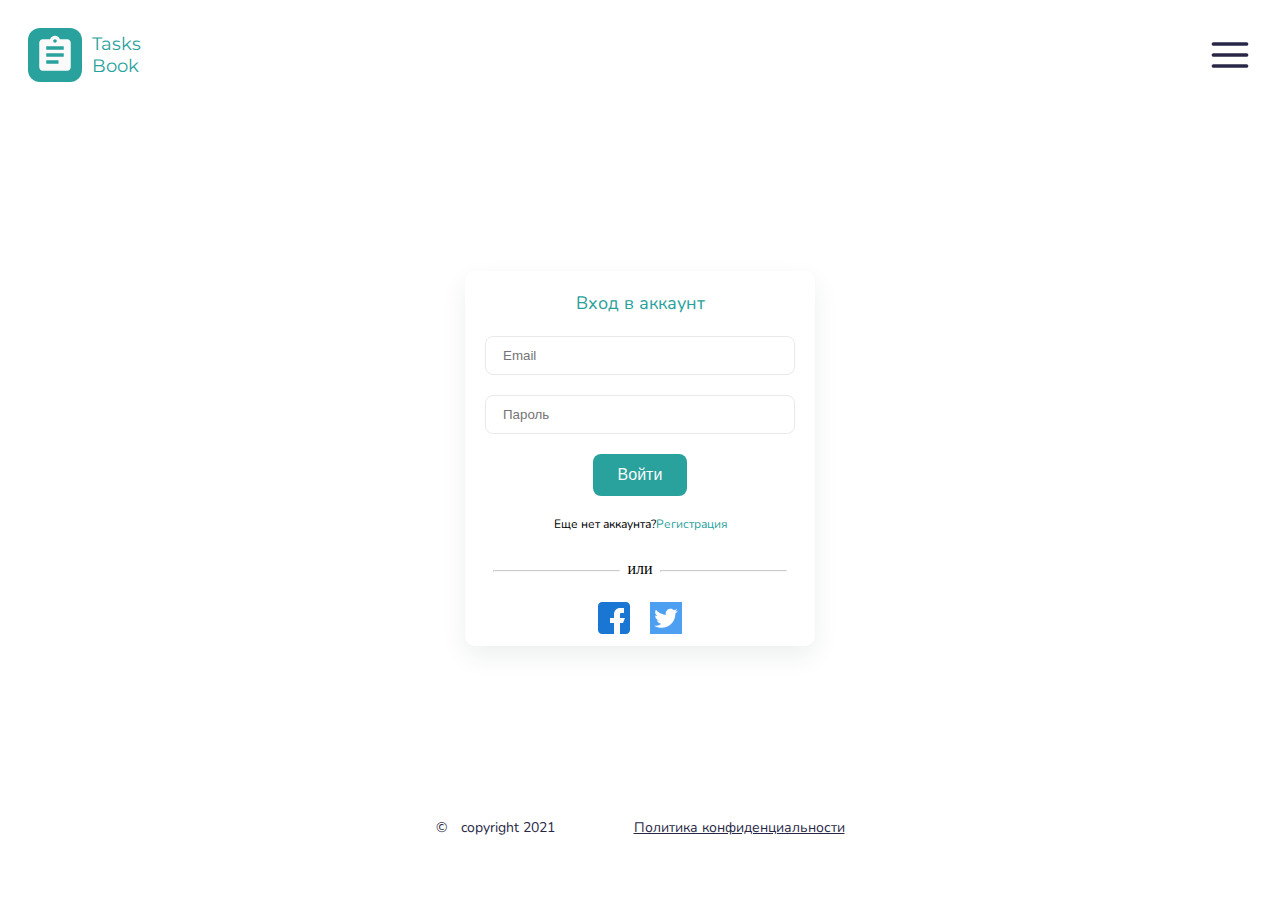
<file: index.html>
<!DOCTYPE html>
<html lang="en">

<head>
    <meta charset="UTF-8">
    <meta http-equiv="X-UA-Compatible" content="IE=edge">
    <meta name="viewport" content="width=device-width, initial-scale=1.0">
    <title>Document</title>
    <link rel="preconnect" href="https://fonts.googleapis.com">
    <link rel="preconnect" href="https://fonts.gstatic.com" crossorigin>
    <link
        href="https://fonts.googleapis.com/css2?family=Montserrat:wght@400;600&family=Nunito:wght@400;600&family=Roboto&display=swap"
        rel="stylesheet">
    <link href="../css/style.css" rel="stylesheet">
</head>

<body>

    <header>
        <div class="left_header">

            <img id="logo" src="../images/logo.svg" alt="logo">
            <p class="p_left_header">Tasks Book</p>
        </div>
        <img id="menu" src="../images/menu.svg" alt="menu">

    </header>

    <section class="center">
        <div class="card">
            <form id="login">
                <div class="text_container">
                    <p class="text-center">Вход в аккаунт</p>
                </div>
                <div class="form-group">
                    <input class="form-control item" type="email" name="email" id="email" placeholder="Email" required>
                </div>
                <div class="form-group">
                    <input class="form-control item" type="password" name="Пароль" minlength="6" id="password"
                        placeholder="Пароль" required>
                </div>

                <div class="form-group1">
                    <button class="btn btn-primary btn-block create-account" type="submit">Войти</button>
                </div>

                <div class="registration">
                    <p></p>Еще нет аккаунта? </p><a href="signup.html" id="regist"> Регистрация</a>
                </div>
                <div class="separation">
                    <hr class="hr">
                    <p class="separation_p">или</p>
                    <hr class="hr">
                </div>
                <div class="social_network">
                    <div class="network">
                        <a href="#"> <img class="img_network" src="../images/facebook 1.svg"></a>
                        <a href="#"> <img class="img_network" src="../images/Group.svg"></a>
                    </div>
                </div>
            </form>


        </div>
    </section>

    <footer>
        <div class="footer">
            <p> <span class="copy"> &copy;</span> copyright 2021</p>
            <p class=""><a href="#" class="confidentiality">Политика конфиденциальности</a></p>
        </div>
    </footer>


    <script src="../js/registration.js"></script>
    <script src="../js/script.js"></script>

</body>

</html>
</file>
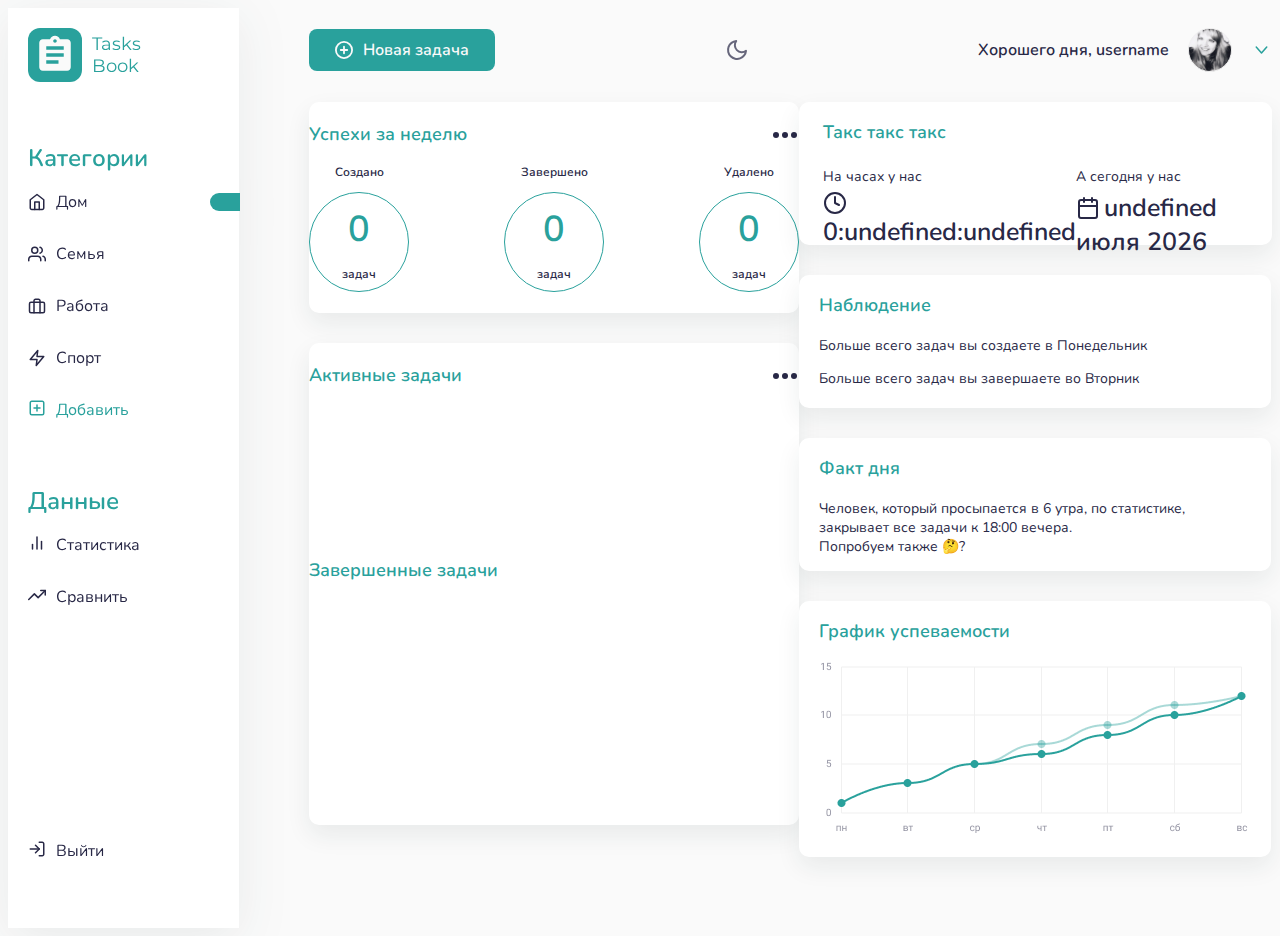
<file: docs/mainPage.html>
<!DOCTYPE html>
<html lang="en">

<head>
    <meta charset="UTF-8">
    <meta http-equiv="X-UA-Compatible" content="IE=edge">
    <meta name="viewport" content="width=device-width, initial-scale=1.0">
    <title>Document</title>
    <link rel="preconnect" href="https://fonts.googleapis.com">
    <link rel="preconnect" href="https://fonts.gstatic.com" crossorigin>
    <link
        href="https://fonts.googleapis.com/css2?family=Montserrat:wght@400;600&family=Nunito:wght@400;600&family=Roboto&display=swap"
        rel="stylesheet">
    <link href="../css/mainPage.css" rel="stylesheet">
    <link href="../css/book.css" rel="stylesheet">
</head>

<body>

    <section class="menu addClass">
        <div class="menuNext ">
            <div class="left_header">

                <img id="logo" src="../images/logo.svg" alt="logo">
                <p class="p_left_header">Tasks Book</p>
            </div>

            <div class="categories">
                <h1 class="h1">Категории</h1>
                <div class="subcategory" data-container="1">
                    <img class="ico imgMoon" src="../images/home.svg" alt="home">
                    <div class="pAdd mark">Дом</div>
                    <p style="display: block;" class="illumination"></p>
                </div>

                <div class="subcategory" data-container="2">
                    <img class="ico imgMoon" src="../images/users.svg" alt="users">
                    <div class="pAdd mark"> Семья</div>
                    <p class="illumination"></p>
                </div>

                <div class="subcategory" data-container="3">
                    <img class="ico imgMoon" src="../images/briefcase.svg" alt="briefcase">
                    <div class="pAdd mark"> Работа </div>
                    <p class="illumination"></p>
                </div>

                <div class="subcategory" data-container="4">
                    <img class="ico imgMoon" src="../images/zap.svg" alt="zap">
                    <div class="pAdd mark">Спорт </div>

                    <p class="illumination"></p>
                </div>
                <div class="inputCategoryDiv"></div>
                <input type="text" placeholder="добавьте задачу" class="inputCategory">
                <input type="text" placeholder="удалить" class="inputCategoryDel">

                <div class="addition">
                    <img class="ico1 " src="../images/plus-square.svg" alt="plus-square">
                    <div class="addTasks">Добавить</div>

                </div>
            </div>

            <div class="data">
                <h1 class="h_1 ">Данные</h1>

                <div class="data1 data2">
                    <img class="ico2 imgMoon" src="../images/bar-chart-2.svg" alt="bar-chart-2">
                    <div class=" pAdd">Статистика</div>

                </div>

                <div class="data1">
                    <img class="ico2 imgMoon" src="../images/trending-up.svg" alt="trending-up">
                    <div class=" pAdd">Сравнить</div>

                </div>
            </div>

            <div class="exid">

                <div class="exid_menu addOutput">
                    <img class="ico3 imgMoon" src="../images/user.svg" alt="user">
                    <a href="userAccount.html" class="exidHover pAdd" id="exidHover">Личный кабинет</a>
                </div>

                <div class="exid_menu addOutput">
                    <img class="ico3 imgMoon" src="../images/moon.svg" alt="moon">
                    <div class="exidHover pAdd dark">Темный режим</div>
                </div>

                <div class="exid_menu addOutput">
                    <img class="ico3 imgMoon" src="../images/settings.svg" alt="settings">
                    <div class="exidHover pAdd">Настройки</div>
                </div>

                <div class="exid_menu star addOutput">
                    <img class="ico3" src="../images/star.svg" alt="star">
                    <div class="exidHover">Премиум</div>
                </div>


                <div class="exid_menu" id="output">
                    <img class="ico3 imgMoon" src="../images/log-in.svg" alt="log-in">
                    <div class="exidHover pAdd" id="exitButton">Выйти</div>
                </div>
            </div>
        </div>
    </section>


    <section class="mainUnit">
        <header class=" addClass">
            <div class="newTask ">
                <img class="cross " src="../images/Group 1.svg" alt="Group 1">
                <p class="crossP">Новая задача</p>
            </div>
            <img class="Times_of_Day imgMoon imgMoonDay" src="../images/moon.svg" alt="moon">
            <div class="user">
                <p class="userName pAdd">Хорошего дня, username</p>
                <img class="userImg" src="../images/header__avatar.svg" alt="userImg">

                <img class="JackdawImg  imgMoon" src="../images/header__user-menu.svg" alt="userMenu">
            </div>
        </header>
        <div class="tasksMain">
            <div class="modal addClass ">
                <div class="modalTask">
                    <h1 class="modalH1">Добавить новую задачу</h1>
                    <select class="modalSelect" name="pac">
                        <option value="1" name="pac">Выбрать шаблон</option>
                    </select>
                </div>
                <div class="addModalTask">
                    <h2 class="addModalTaskH2 pAdd">Что нужно сделать?</h2>
                    <input type="text" placeholder="Приготовить ужин" id="addModalTaskInput" class="addModalTaskInput"
                        maxlength="30">
                </div>

                <div class="addModalTask addModalTaskDisplay">
                    <div class="addModalTaskСategory">
                        <h2 class="addModalTaskH2 pAdd">Категория</h2>
                        <select class="addModalTaskInput addModalTaskSelect">
                            <option value="1">Дом</option>
                            <option value="2">Семья</option>
                            <option value="3">Работа</option>
                            <option value="4">Спорт</option>

                        </select>
                    </div>
                    <div class="addModalTaskСategory">
                        <h2 class="addModalTaskH2 pAdd">Когда?</h2>
                        <input type="date" class="addModalTaskInput"> </input>
                    </div>
                    <div class="addModalTaskСategory">
                        <h2 class="addModalTaskH2 pAdd">Приоритет задачи</h2>
                        <select class="addModalTaskInput">
                            <option value="1">Выбрать</option>
                        </select>
                    </div>
                </div>

                <div class="addModalTaskButton">
                    <button class="Cancel">Отменить</button>
                    <button class="Save">Сохранить как шаблон</button>
                    <button class="Add">Добавить</button>
                </div>
            </div>


            <div class="tasks">
                <div class="successes addClass">
                    <div class="successestitleHeader">
                        <p class="successesTitle">Успехи за неделю</p>
                        <div class="ellipsis">
                            <p class="ellipsisSpan pAddEleps"></p>
                            <p class="ellipsisSpan pAddEleps"></p>
                            <p class="ellipsisSpan pAddEleps"></p>
                        </div>
                    </div>

                    <div class="taskBoard">
                        <div class="taskBoard_1">
                            <p class="taskBoardP pAdd">Создано</p>
                            <div class="rangeOfTasks addClass">
                                <div class="meaning"></div> <span class="meaning" id="Created">0</span>
                                <p class="taskBoardP pAdd">задач</p>
                            </div>

                        </div>

                        <div class="taskBoard_1">
                            <p class="taskBoardP pAdd">Завершено</p>
                            <div class="rangeOfTasks addClass">
                                <div class="meaning"></div> <span class="meaning" id="Completed">0</span>
                                <p class="taskBoardP pAdd">задач</p>
                            </div>

                        </div>

                        <div class="taskBoard_1">
                            <p class="taskBoardP pAdd">Удалено</p>
                            <div class="rangeOfTasks addClass">
                                <div class="meaning"></div> <span class="meaning" id="Removed">0</span>
                                <p class="taskBoardP pAdd">задач</p>
                            </div>

                        </div>
                    </div>
                </div>

                <div class="activeTasks addClass">
                    <div class="successestitleHeader">
                        <p class="successesTitle">Активные задачи</p>
                        <div class="ellipsis ">
                            <p class="ellipsisSpan pAddEleps"></p>
                            <p class="ellipsisSpan pAddEleps"></p>
                            <p class="ellipsisSpan pAddEleps"></p>
                        </div>
                    </div>
                    <div id="checkСontainer" data-table='2'>


                        <!--   <div class="checkСontainer">
                            <div class="check">
                                <input class="checkbox" type="checkbox">
                                <p class="checkP pAdd">Приготовить вкусный ужин</p>
                            </div>

                            <div class="removal">
                                <img src="../images/edit.svg" class="removalImg imgMoon" alt="edit">
                                <img src="../images/trash.svg" class="removalImg" alt="trash">
                            </div>
                        </div>

                           <div class="checkСontainer">
                            <div class="check">
                                <input class="checkbox" type="checkbox">
                                <p class="checkP pAdd">Приготовить вкусный ужин</p>
                            </div>

                            <div class="removal">
                                <img src="../images/edit.svg" class="removalImg imgMoon" alt="edit">
                                <img src="../images/trash.svg" class="removalImg" alt="trash">
                            </div>
                        </div>

                        <div class="checkСontainer">
                            <div class="check">
                                <input class="checkbox" type="checkbox">
                                <p class="checkP pAdd">Приготовить вкусный ужин</p>
                            </div>

                            <div class="removal">
                                <img src="../images/edit.svg" class="removalImg imgMoon" alt="edit">
                                <img src="../images/trash.svg" class="removalImg" alt="trash">
                            </div>
                        </div> -->
                    </div>
                    <div class="successestitleHeader">
                        <p class="successesTitle">Завершенные задачи</p>

                    </div>
                    <div class="checkСontainer1">
                        <!--  <div class="checkСontainer">
                            <div class="check">
                                <input class="checkbox" type="checkbox">
                                <p class="checkP pAdd">Приготовить вкусный ужин</p>
                            </div>

                            <div class="removal">
                                <img src="../images/edit.svg" class="removalImg imgMoon" alt="edit">
                                <img src="../images/trash.svg" class="removalImg" alt="trash">
                            </div>
                        </div>

                        <div class="checkСontainer">
                            <div class="check">
                                <input class="checkbox" type="checkbox">
                                <p class="checkP pAdd">Приготовить вкусный ужин</p>
                            </div>

                            <div class="removal">
                                <img src="../images/edit.svg" class="removalImg imgMoon" alt="edit">
                                <img src="../images/trash.svg" class="removalImg" alt="trash">
                            </div>
                        </div> -->
                    </div>
                </div>


            </div>
            <section class="infoSection">
                <div class="time addClass">
                    <p class="timeP">Такс такс такс</p>
                    <div class="timeData">
                        <div class="timeDataBlock">
                            <p class="timeDataP pAdd">На часах у нас</p>
                            <img src="../images/clock.svg" class="timeClock imgMoon" alt="clock">
                            <span class="timeSpan timeJS pAdd">12:30:43</span>
                        </div>
                        <div class="timeDataBlock">
                            <p class="timeDataP pAdd">А сегодня у нас</p>
                            <img src="../images/calendar.svg" class="timeClock imgMoon" alt="calendar">
                            <span class="timeSpan spanJS pAdd">5 апреля 2021</span>
                        </div>
                    </div>
                </div>

                <div class="containerObservation addClass">
                    <div class="observation">
                        <p class="observationP">Наблюдение</p>
                        <div class="observationText">
                            <p class="observationTextP pAdd">Больше всего задач вы создаете в Понедельник</p>
                            <p class="observationTextP pAdd">Больше всего задач вы завершаете во Вторник</p>
                        </div>

                    </div>
                </div>

                <div class="containerObservation addClass">
                    <div class="observation">
                        <p class="observationP">Факт дня</p>
                        <div class="observationText">
                            <p class="observationTextP pAdd">Человек, который просыпается в 6 утра, по статистике,
                                закрывает
                                все задачи к 18:00 вечера.<br>
                                Попробуем также 🤔?</p>

                        </div>

                    </div>
                </div>

                <div class="containerObservation addition addClass">
                    <div class="observation">
                        <p class="observationP">График успеваемости</p>

                        <img src="../images/Line chart.png" class="observationImg ">
                    </div>
                </div>
            </section>
        </div>

    </section>
    <div class="modalStyle"></div>
    <div id="modalWindows" class="addClass">
        <p class="modalWindowsP">Вы хотите выйти?</p>
        <div class="modalWindowsButton">
            <button class="modalWindowsButton1" id="yes">Да</button>
            <button class="modalWindowsButton1" id="no">Нет</button>
        </div>
    </div>


    <script src="../js/timeData.js"></script>
    <script src="../js/mainPage.js"></script>
    <script src="../js/addMainPage.js"></script>

</body>

</html>
</file>
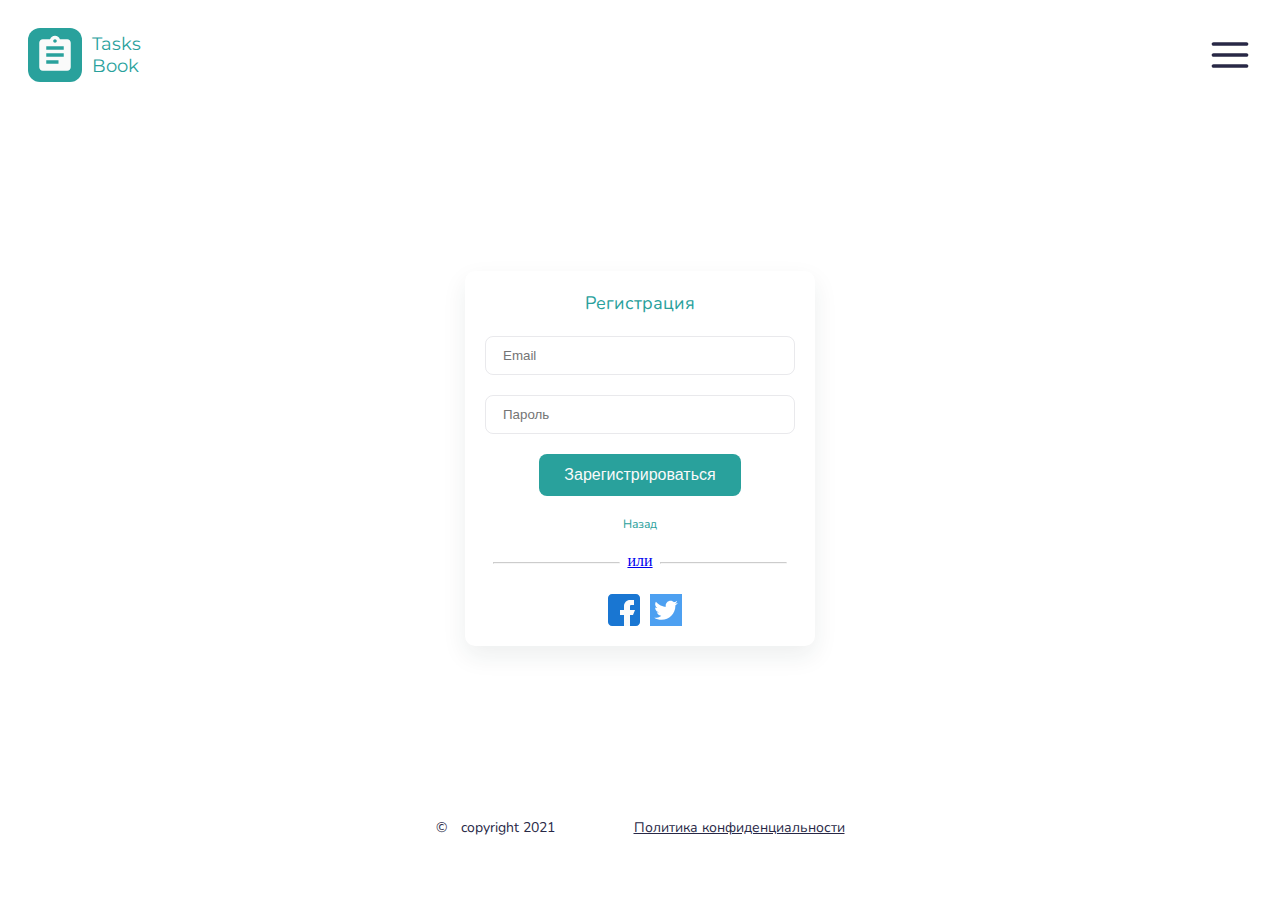
<file: docs/signup.html>
<!DOCTYPE html>
<html lang="en">

<head>
    <meta charset="UTF-8">
    <meta http-equiv="X-UA-Compatible" content="IE=edge">
    <meta name="viewport" content="width=device-width, initial-scale=1.0">
    <title>Document</title>
    <link rel="preconnect" href="https://fonts.googleapis.com">
    <link rel="preconnect" href="https://fonts.gstatic.com" crossorigin>
    <link
        href="https://fonts.googleapis.com/css2?family=Montserrat:wght@400;600&family=Nunito:wght@400;600&family=Roboto&display=swap"
        rel="stylesheet">
    <link href="../css/style.css" rel="stylesheet">

</head>

<body>

    <header>
        <div class="left_header">

            <img id="logo" src="../images/logo.svg" alt="logo">
            <p class="p_left_header">Tasks Book</p>
        </div>
        <img id="menu" src="../images/menu.svg" alt="menu">

    </header>

    <section class="center">
        <div class="card">
            <form id="loginAdd">
                <div class="text_container">
                    <p class="text-center">Регистрация</p>
                </div>
                <div class="form-group">
                    <input class="form-control item" type="email" name="email" id="emailAdd" placeholder="Email"
                        required>
                </div>
                <div class="form-group">
                    <input class="form-control item" type="password" name="Пароль" minlength="6" id="passwordAdd"
                        placeholder="Пароль" required>
                </div>

                <div class="form-group1">
                    <button class="btn btn-primary btn-block create-account" type="submit">Зарегистрироваться</button>
                </div>

                <div class="registration">
                    <a href="index.html" id="regist"> Назад</ф>
                </div>
                <div class="separation">
                    <hr class="hr">
                    <p class="separation_p">или</p>
                    <hr class="hr">
                </div>
                <div class="social_network">
                    <div class="network">
                        <a href="#"> <img class="img_network" src="../images/facebook 1.svg"></a>
                        <a href="#"> <img class="img_network" src="../images/Group.svg"></a>
                    </div>
                </div>
            </form>


        </div>
    </section>

    <footer>
        <div class="footer">
            <p> <span class="copy"> &copy;</span> copyright 2021</p>
            <p class=""><a href="#" class="confidentiality">Политика конфиденциальности</a></p>
        </div>
    </footer>


    <script src="../js/registration.js"></script>
    <script src="../js/signup.js"></script>

</body>

</html>
</file>
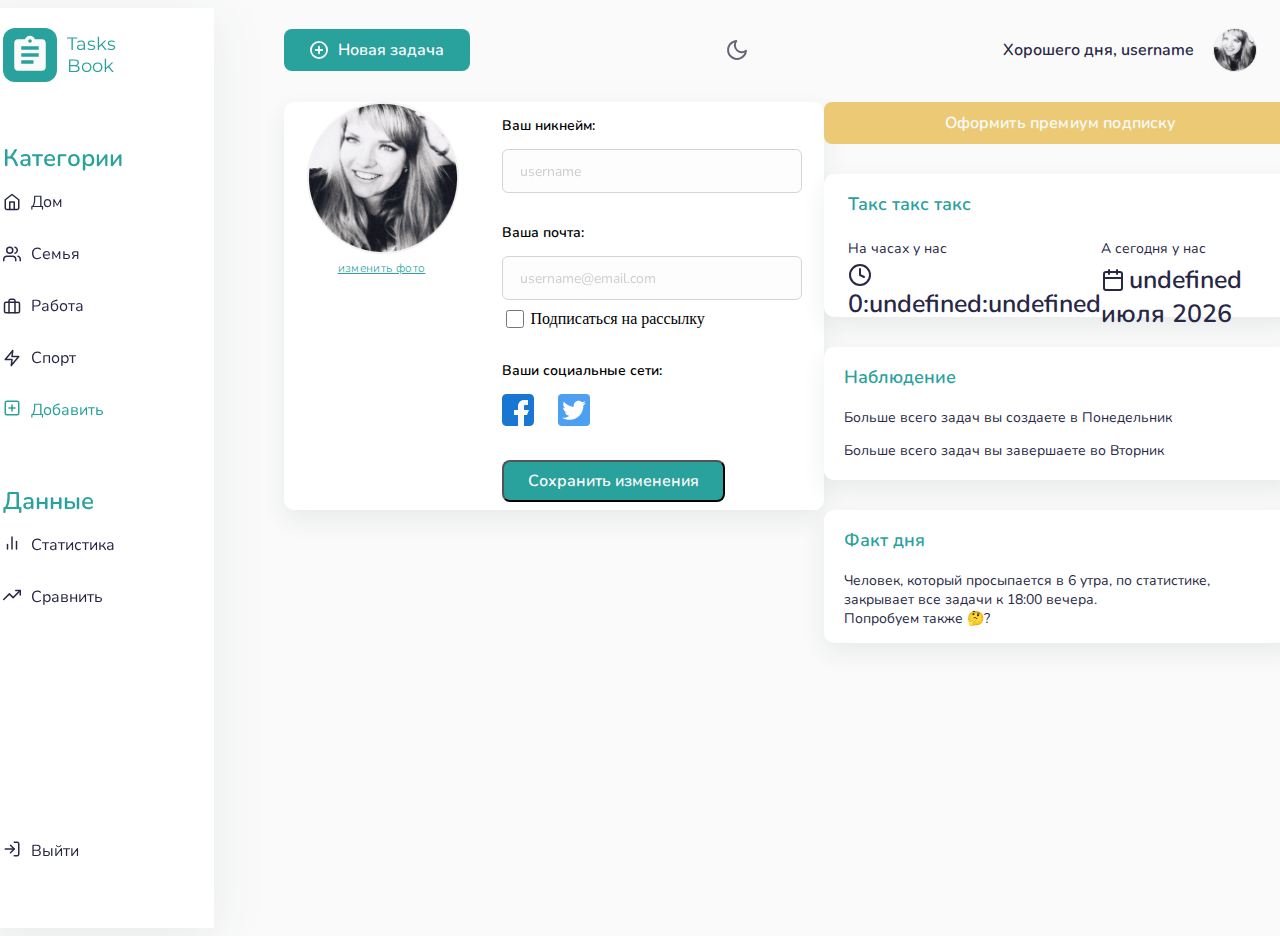
<file: docs/userAccount.html>
<!DOCTYPE html>
<html lang="en">

<head>
    <meta charset="UTF-8">
    <meta http-equiv="X-UA-Compatible" content="IE=edge">
    <meta name="viewport" content="width=device-width, initial-scale=1.0">
    <title>Document</title>
    <link rel="preconnect" href="https://fonts.googleapis.com">
    <link rel="preconnect" href="https://fonts.gstatic.com" crossorigin>
    <link
        href="https://fonts.googleapis.com/css2?family=Montserrat:wght@400;600&family=Nunito:wght@400;600&family=Roboto&display=swap"
        rel="stylesheet">
    <link href="../css/mainPage.css" rel="stylesheet">
    <link href="../css/book.css" rel="stylesheet">
    <link href="../css/userAccount.css" rel="stylesheet">
</head>

<body>
    <section class="menu addClass">
        <div class="menuNext ">
            <div class="left_header">

                <img id="logo" src="../images/logo.svg" alt="logo">
                <p class="p_left_header">Tasks Book</p>
            </div>

            <div class="categories">
                <h1 class="h1">Категории</h1>
                <div class="subcategory">
                    <img class="ico imgMoon" src="../images/home.svg" alt="home">
                    <div class="pAdd">Дом</div>
                    <p class="illumination"></p>
                </div>

                <div class="subcategory">
                    <img class="ico imgMoon" src="../images/users.svg" alt="users">
                    <div class="pAdd"> Семья</div>
                    <p class="illumination"></p>
                </div>

                <div class="subcategory">
                    <img class="ico imgMoon" src="../images/briefcase.svg" alt="briefcase">
                    <div class="pAdd "> Работа </div>
                    <p class="illumination"></p>
                </div>

                <div class="subcategory">
                    <img class="ico imgMoon" src="../images/zap.svg" alt="zap">
                    <div class="pAdd ">Спорт </div>

                    <p class="illumination"></p>
                </div>

                <div class="addition">
                    <img class="ico1" src="../images/plus-square.svg" alt="plus-square">
                    <div class="">Добавить</div>

                </div>
            </div>

            <div class="data">
                <h1 class="h_1 ">Данные</h1>

                <div class="data1 data2">
                    <img class="ico2 imgMoon" src="../images/bar-chart-2.svg" alt="bar-chart-2">
                    <div class=" pAdd">Статистика</div>

                </div>

                <div class="data1">
                    <img class="ico2 imgMoon" src="../images/trending-up.svg" alt="trending-up">
                    <div class=" pAdd">Сравнить</div>

                </div>
            </div>

            <div class="exid">

                <div class="exid_menu addOutput">
                    <img class="ico3 imgMoon" src="../images/user.svg" alt="user">
                    <div class="exidHover pAdd">Личный кабинет</div>
                </div>

                <div class="exid_menu addOutput">
                    <img class="ico3 imgMoon" src="../images/moon.svg" alt="moon">
                    <div class="exidHover pAdd dark">Темный режим</div>
                </div>

                <div class="exid_menu addOutput">
                    <img class="ico3 imgMoon" src="../images/settings.svg" alt="settings">
                    <div class="exidHover pAdd">Настройки</div>
                </div>

                <div class="exid_menu star addOutput">
                    <img class="ico3" src="../images/star.svg" alt="star">
                    <div class="exidHover">Премиум</div>
                </div>


                <div class="exid_menu" id="output">
                    <img class="ico3 imgMoon" src="../images/log-in.svg" alt="log-in">
                    <div class="exidHover pAdd">Выйти</div>
                </div>
            </div>
        </div>
    </section>
    <section class="mainUnit">
        <header class=" addClass">
            <div class="newTask ">
                <img class="cross " src="../images/Group 1.svg" alt="Group 1">
                <p class="crossP">Новая задача</p>
            </div>
            <img class="Times_of_Day imgMoon imgMoonDay" src="../images/moon.svg" alt="moon">
            <div class="user">
                <p class="userName pAdd">Хорошего дня, username</p>
                <img class="userImg" src="../images/header__avatar.svg" alt="userImg">

                <img class="JackdawImg  imgMoon" src="../images/header__user-menu.svg" alt="userMenu">
            </div>
        </header>

        <div class="modal addClass ">
            <div class="modalTask">
                <h1 class="modalH1">Добавить новую задачу</h1>
                <select class="modalSelect" name="pac">
                    <option value="1" name="pac">Выбрать шаблон</option>
                </select>
            </div>
            <div class="addModalTask">
                <h2 class="addModalTaskH2 pAdd">Что нужно сделать?</h2>
                <input type="text" placeholder="Приготовить ужин" id="addModalTaskInput" class="addModalTaskInput">
            </div>

            <div class="addModalTask addModalTaskDisplay">
                <div class="addModalTaskСategory">
                    <h2 class="addModalTaskH2 pAdd">Категория</h2>
                    <select class="addModalTaskInput">
                        <option value="1">Выбрать</option>
                    </select>
                </div>
                <div class="addModalTaskСategory">
                    <h2 class="addModalTaskH2 pAdd">Когда?</h2>
                    <input type="date" class="addModalTaskInput"> </input>
                </div>
                <div class="addModalTaskСategory">
                    <h2 class="addModalTaskH2 pAdd">Приоритет задачи</h2>
                    <select class="addModalTaskInput">
                        <option value="1">Выбрать</option>
                    </select>
                </div>
            </div>

            <div class="addModalTaskButton">
                <button class="Cancel">Отменить</button>
                <button class="Save">Сохранить как шаблон</button>
                <button class="Add">Добавить</button>
            </div>
        </div>

        <div class="tasksMain">
            <div class="tasks" id="idTasks">
                <div class="tasksUser addClass">
                    <div class="tasksUserOne">
                        <img src="../images/header__avatar.png" class="tasksUserPhoto" alt="UserPhoto">
                        <a src="#" class="tasksUserInput">изменить фото</a>

                    </div>
                    <div class="tasksUserTwo">

                        <form class="UserForm">
                            <div class="">
                                <p class="UserFormP pAdd">Ваш никнейм:</p>
                                <input type="text" class="UserFormInput" value="" placeholder="username">
                            </div>
                            <div class="UserFormContainer">
                                <p class="UserFormP pAdd">Ваша почта:</p>
                                <input type="email" class="UserFormInput" placeholder="username@email.com">
                                <input type="checkbox" name="scales" class="UserCheckbox">
                                <label class="pAdd" for="scales">Подписаться на рассылку</label>
                            </div>

                            <div class="UserFormContainer">
                                <p class="UserFormP pAdd">Ваши социальные сети:</p>
                                <a src="" class=""><img src="../images/facebook 1.svg" class="img_network"
                                        alt="Group"></a>
                                <a src="" class=""><img src="../images/Group.svg" class="img_network imgNet "
                                        alt="facebook"></a>
                            </div>
                            <button type="submit" class="UserFormSubmit">Сохранить изменения</button>
                        </form>
                    </div>
                </div>


            </div>
            <section class="infoSection">
                <div class="subscription">
                    <p class="subscriptionP">Оформить премиум подписку</p>
                </div>
                <div class="time addClass">
                    <p class="timeP">Такс такс такс</p>
                    <div class="timeData">
                        <div class="timeDataBlock">
                            <p class="timeDataP pAdd">На часах у нас</p>
                            <img src="../images/clock.svg" class="timeClock imgMoon" alt="clock">
                            <span class="timeSpan timeJS pAdd">12:30:43</span>
                        </div>
                        <div class="timeDataBlock">
                            <p class="timeDataP pAdd">А сегодня у нас</p>
                            <img src="../images/calendar.svg" class="timeClock imgMoon" alt="calendar">
                            <span class="timeSpan spanJS pAdd">5 апреля 2021</span>
                        </div>
                    </div>
                </div>

                <div class="containerObservation addClass">
                    <div class="observation">
                        <p class="observationP">Наблюдение</p>
                        <div class="observationText">
                            <p class="observationTextP pAdd">Больше всего задач вы создаете в Понедельник</p>
                            <p class="observationTextP pAdd">Больше всего задач вы завершаете во Вторник</p>
                        </div>

                    </div>
                </div>

                <div class="containerObservation addClass">
                    <div class="observation">
                        <p class="observationP">Факт дня</p>
                        <div class="observationText">
                            <p class="observationTextP pAdd">Человек, который просыпается в 6 утра, по статистике,
                                закрывает
                                все задачи к 18:00 вечера.<br>
                                Попробуем также 🤔?</p>

                        </div>

                    </div>
                </div>


            </section>
        </div>

    </section>
    <div class="modalStyle"></div>

    <script src="../js/timeData.js"></script>
    <script src="../js/addMainPage.js"></script>
    <script src="../js/userAccount.js"></script>
</body>

</html>
</file>
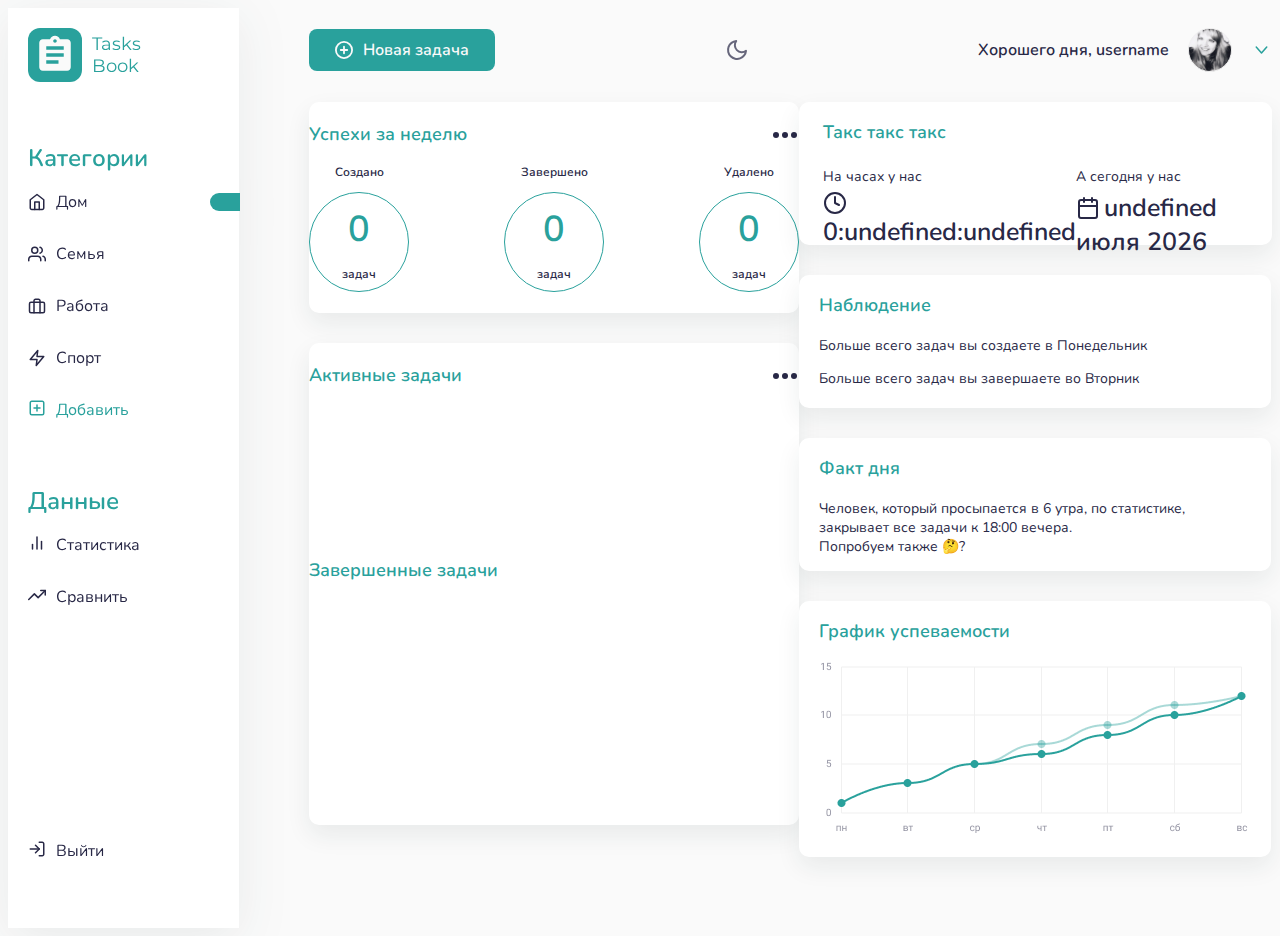
<file: index/mainPage.html>
<!DOCTYPE html>
<html lang="en">

<head>
    <meta charset="UTF-8">
    <meta http-equiv="X-UA-Compatible" content="IE=edge">
    <meta name="viewport" content="width=device-width, initial-scale=1.0">
    <title>Document</title>
    <link rel="preconnect" href="https://fonts.googleapis.com">
    <link rel="preconnect" href="https://fonts.gstatic.com" crossorigin>
    <link
        href="https://fonts.googleapis.com/css2?family=Montserrat:wght@400;600&family=Nunito:wght@400;600&family=Roboto&display=swap"
        rel="stylesheet">
    <link href="../css/mainPage.css" rel="stylesheet">
    <link href="../css/book.css" rel="stylesheet">
</head>

<body>

    <section class="menu addClass">
        <div class="menuNext ">
            <div class="left_header">

                <img id="logo" src="../images/logo.svg" alt="logo">
                <p class="p_left_header">Tasks Book</p>
            </div>

            <div class="categories">
                <h1 class="h1">Категории</h1>
                <div class="subcategory" data-container="1">
                    <img class="ico imgMoon" src="../images/home.svg" alt="home">
                    <div class="pAdd mark">Дом</div>
                    <p style="display: block;" class="illumination"></p>
                </div>

                <div class="subcategory" data-container="2">
                    <img class="ico imgMoon" src="../images/users.svg" alt="users">
                    <div class="pAdd mark"> Семья</div>
                    <p class="illumination"></p>
                </div>

                <div class="subcategory" data-container="3">
                    <img class="ico imgMoon" src="../images/briefcase.svg" alt="briefcase">
                    <div class="pAdd mark"> Работа </div>
                    <p class="illumination"></p>
                </div>

                <div class="subcategory" data-container="4">
                    <img class="ico imgMoon" src="../images/zap.svg" alt="zap">
                    <div class="pAdd mark">Спорт </div>

                    <p class="illumination"></p>
                </div>
                <div class="inputCategoryDiv"></div>
                <input type="text" placeholder="добавьте задачу" class="inputCategory">
                <input type="text" placeholder="удалить" class="inputCategoryDel">

                <div class="addition">
                    <img class="ico1 " src="../images/plus-square.svg" alt="plus-square">
                    <div class="addTasks">Добавить</div>

                </div>
            </div>

            <div class="data">
                <h1 class="h_1 ">Данные</h1>

                <div class="data1 data2">
                    <img class="ico2 imgMoon" src="../images/bar-chart-2.svg" alt="bar-chart-2">
                    <div class=" pAdd">Статистика</div>

                </div>

                <div class="data1">
                    <img class="ico2 imgMoon" src="../images/trending-up.svg" alt="trending-up">
                    <div class=" pAdd">Сравнить</div>

                </div>
            </div>

            <div class="exid">

                <div class="exid_menu addOutput">
                    <img class="ico3 imgMoon" src="../images/user.svg" alt="user">
                    <a href="userAccount.html" class="exidHover pAdd" id="exidHover">Личный кабинет</a>
                </div>

                <div class="exid_menu addOutput">
                    <img class="ico3 imgMoon" src="../images/moon.svg" alt="moon">
                    <div class="exidHover pAdd dark">Темный режим</div>
                </div>

                <div class="exid_menu addOutput">
                    <img class="ico3 imgMoon" src="../images/settings.svg" alt="settings">
                    <div class="exidHover pAdd">Настройки</div>
                </div>

                <div class="exid_menu star addOutput">
                    <img class="ico3" src="../images/star.svg" alt="star">
                    <div class="exidHover">Премиум</div>
                </div>


                <div class="exid_menu" id="output">
                    <img class="ico3 imgMoon" src="../images/log-in.svg" alt="log-in">
                    <div class="exidHover pAdd" id="exitButton">Выйти</div>
                </div>
            </div>
        </div>
    </section>


    <section class="mainUnit">
        <header class=" addClass">
            <div class="newTask ">
                <img class="cross " src="../images/Group 1.svg" alt="Group 1">
                <p class="crossP">Новая задача</p>
            </div>
            <img class="Times_of_Day imgMoon imgMoonDay" src="../images/moon.svg" alt="moon">
            <div class="user">
                <p class="userName pAdd">Хорошего дня, username</p>
                <img class="userImg" src="../images/header__avatar.svg" alt="userImg">

                <img class="JackdawImg  imgMoon" src="../images/header__user-menu.svg" alt="userMenu">
            </div>
        </header>
        <div class="tasksMain">
            <div class="modal addClass ">
                <div class="modalTask">
                    <h1 class="modalH1">Добавить новую задачу</h1>
                    <select class="modalSelect" name="pac">
                        <option value="1" name="pac">Выбрать шаблон</option>
                    </select>
                </div>
                <div class="addModalTask">
                    <h2 class="addModalTaskH2 pAdd">Что нужно сделать?</h2>
                    <input type="text" placeholder="Приготовить ужин" id="addModalTaskInput" class="addModalTaskInput"
                        maxlength="30">
                </div>

                <div class="addModalTask addModalTaskDisplay">
                    <div class="addModalTaskСategory">
                        <h2 class="addModalTaskH2 pAdd">Категория</h2>
                        <select class="addModalTaskInput addModalTaskSelect">
                            <option value="1">Дом</option>
                            <option value="2">Семья</option>
                            <option value="3">Работа</option>
                            <option value="4">Спорт</option>

                        </select>
                    </div>
                    <div class="addModalTaskСategory">
                        <h2 class="addModalTaskH2 pAdd">Когда?</h2>
                        <input type="date" class="addModalTaskInput"> </input>
                    </div>
                    <div class="addModalTaskСategory">
                        <h2 class="addModalTaskH2 pAdd">Приоритет задачи</h2>
                        <select class="addModalTaskInput">
                            <option value="1">Выбрать</option>
                        </select>
                    </div>
                </div>

                <div class="addModalTaskButton">
                    <button class="Cancel">Отменить</button>
                    <button class="Save">Сохранить как шаблон</button>
                    <button class="Add">Добавить</button>
                </div>
            </div>


            <div class="tasks">
                <div class="successes addClass">
                    <div class="successestitleHeader">
                        <p class="successesTitle">Успехи за неделю</p>
                        <div class="ellipsis">
                            <p class="ellipsisSpan pAddEleps"></p>
                            <p class="ellipsisSpan pAddEleps"></p>
                            <p class="ellipsisSpan pAddEleps"></p>
                        </div>
                    </div>

                    <div class="taskBoard">
                        <div class="taskBoard_1">
                            <p class="taskBoardP pAdd">Создано</p>
                            <div class="rangeOfTasks addClass">
                                <div class="meaning"></div> <span class="meaning" id="Created">0</span>
                                <p class="taskBoardP pAdd">задач</p>
                            </div>

                        </div>

                        <div class="taskBoard_1">
                            <p class="taskBoardP pAdd">Завершено</p>
                            <div class="rangeOfTasks addClass">
                                <div class="meaning"></div> <span class="meaning" id="Completed">0</span>
                                <p class="taskBoardP pAdd">задач</p>
                            </div>

                        </div>

                        <div class="taskBoard_1">
                            <p class="taskBoardP pAdd">Удалено</p>
                            <div class="rangeOfTasks addClass">
                                <div class="meaning"></div> <span class="meaning" id="Removed">0</span>
                                <p class="taskBoardP pAdd">задач</p>
                            </div>

                        </div>
                    </div>
                </div>

                <div class="activeTasks addClass">
                    <div class="successestitleHeader">
                        <p class="successesTitle">Активные задачи</p>
                        <div class="ellipsis ">
                            <p class="ellipsisSpan pAddEleps"></p>
                            <p class="ellipsisSpan pAddEleps"></p>
                            <p class="ellipsisSpan pAddEleps"></p>
                        </div>
                    </div>
                    <div id="checkСontainer" data-table='2'>


                        <!--   <div class="checkСontainer">
                            <div class="check">
                                <input class="checkbox" type="checkbox">
                                <p class="checkP pAdd">Приготовить вкусный ужин</p>
                            </div>

                            <div class="removal">
                                <img src="../images/edit.svg" class="removalImg imgMoon" alt="edit">
                                <img src="../images/trash.svg" class="removalImg" alt="trash">
                            </div>
                        </div>

                           <div class="checkСontainer">
                            <div class="check">
                                <input class="checkbox" type="checkbox">
                                <p class="checkP pAdd">Приготовить вкусный ужин</p>
                            </div>

                            <div class="removal">
                                <img src="../images/edit.svg" class="removalImg imgMoon" alt="edit">
                                <img src="../images/trash.svg" class="removalImg" alt="trash">
                            </div>
                        </div>

                        <div class="checkСontainer">
                            <div class="check">
                                <input class="checkbox" type="checkbox">
                                <p class="checkP pAdd">Приготовить вкусный ужин</p>
                            </div>

                            <div class="removal">
                                <img src="../images/edit.svg" class="removalImg imgMoon" alt="edit">
                                <img src="../images/trash.svg" class="removalImg" alt="trash">
                            </div>
                        </div> -->
                    </div>
                    <div class="successestitleHeader">
                        <p class="successesTitle">Завершенные задачи</p>

                    </div>
                    <div class="checkСontainer1">
                        <!--  <div class="checkСontainer">
                            <div class="check">
                                <input class="checkbox" type="checkbox">
                                <p class="checkP pAdd">Приготовить вкусный ужин</p>
                            </div>

                            <div class="removal">
                                <img src="../images/edit.svg" class="removalImg imgMoon" alt="edit">
                                <img src="../images/trash.svg" class="removalImg" alt="trash">
                            </div>
                        </div>

                        <div class="checkСontainer">
                            <div class="check">
                                <input class="checkbox" type="checkbox">
                                <p class="checkP pAdd">Приготовить вкусный ужин</p>
                            </div>

                            <div class="removal">
                                <img src="../images/edit.svg" class="removalImg imgMoon" alt="edit">
                                <img src="../images/trash.svg" class="removalImg" alt="trash">
                            </div>
                        </div> -->
                    </div>
                </div>


            </div>
            <section class="infoSection">
                <div class="time addClass">
                    <p class="timeP">Такс такс такс</p>
                    <div class="timeData">
                        <div class="timeDataBlock">
                            <p class="timeDataP pAdd">На часах у нас</p>
                            <img src="../images/clock.svg" class="timeClock imgMoon" alt="clock">
                            <span class="timeSpan timeJS pAdd">12:30:43</span>
                        </div>
                        <div class="timeDataBlock">
                            <p class="timeDataP pAdd">А сегодня у нас</p>
                            <img src="../images/calendar.svg" class="timeClock imgMoon" alt="calendar">
                            <span class="timeSpan spanJS pAdd">5 апреля 2021</span>
                        </div>
                    </div>
                </div>

                <div class="containerObservation addClass">
                    <div class="observation">
                        <p class="observationP">Наблюдение</p>
                        <div class="observationText">
                            <p class="observationTextP pAdd">Больше всего задач вы создаете в Понедельник</p>
                            <p class="observationTextP pAdd">Больше всего задач вы завершаете во Вторник</p>
                        </div>

                    </div>
                </div>

                <div class="containerObservation addClass">
                    <div class="observation">
                        <p class="observationP">Факт дня</p>
                        <div class="observationText">
                            <p class="observationTextP pAdd">Человек, который просыпается в 6 утра, по статистике,
                                закрывает
                                все задачи к 18:00 вечера.<br>
                                Попробуем также 🤔?</p>

                        </div>

                    </div>
                </div>

                <div class="containerObservation addition addClass">
                    <div class="observation">
                        <p class="observationP">График успеваемости</p>

                        <img src="../images/Line chart.png" class="observationImg ">
                    </div>
                </div>
            </section>
        </div>

    </section>
    <div class="modalStyle"></div>
    <div id="modalWindows" class="addClass">
        <p class="modalWindowsP">Вы хотите выйти?</p>
        <div class="modalWindowsButton">
            <button class="modalWindowsButton1" id="yes">Да</button>
            <button class="modalWindowsButton1" id="no">Нет</button>
        </div>
    </div>


    <script src="../js/timeData.js"></script>

    <script src="../js/mainPage.js"></script>
    <script src="../js/addMainPage.js"></script>

</body>

</html>
</file>
<file: css/style.css>
header {
  display: -webkit-box;
  display: -ms-flexbox;
  display: flex;
  -webkit-box-pack: justify;
      -ms-flex-pack: justify;
          justify-content: space-between;
  height: 94px;
}

header .left_header {
  display: -webkit-box;
  display: -ms-flexbox;
  display: flex;
  width: 119px;
  height: 54px;
  margin: 20px;
}

header .left_header .p_left_header {
  font-size: 18px;
  font-family: Montserrat;
  color: #29a19c;
  line-height: 22px;
  -ms-flex-item-align: center;
      -ms-grid-row-align: center;
      align-self: center;
  margin-left: 10px;
}

header #menu {
  width: 44px;
  height: 44px;
  margin: 25px 20px 25px 0px;
}

.center {
  display: -webkit-box;
  display: -ms-flexbox;
  display: flex;
  -webkit-box-pack: center;
      -ms-flex-pack: center;
          justify-content: center;
  margin-top: 169px;
  margin-bottom: 169px;
}

.center .card {
  display: -webkit-box;
  display: -ms-flexbox;
  display: flex;
  -webkit-box-pack: center;
      -ms-flex-pack: center;
          justify-content: center;
  width: 350px;
  height: 375px;
  background: #ffffff;
  -webkit-box-shadow: 0px 10px 25px rgba(29, 52, 54, 0.08);
          box-shadow: 0px 10px 25px rgba(29, 52, 54, 0.08);
  border-radius: 10px;
}

.center .card .text_container {
  display: -webkit-box;
  display: -ms-flexbox;
  display: flex;
  -webkit-box-pack: center;
      -ms-flex-pack: center;
          justify-content: center;
  width: 310px;
  height: 25px;
  margin-top: 20px;
  margin-bottom: 20px;
}

.center .card .text_container .text-center {
  margin: 0;
  font-family: Nunito;
  font-size: 18px;
  line-height: 25px;
  color: #29a19c;
}

.center .card .form-group1 {
  display: -webkit-box;
  display: -ms-flexbox;
  display: flex;
  -webkit-box-pack: center;
      -ms-flex-pack: center;
          justify-content: center;
}

.center .card .form-group {
  display: -webkit-box;
  display: -ms-flexbox;
  display: flex;
  -webkit-box-orient: horizontal;
  -webkit-box-direction: normal;
      -ms-flex-direction: row;
          flex-direction: row;
  -webkit-box-align: start;
      -ms-flex-align: start;
          align-items: flex-start;
  padding: 10px 15px;
  margin-bottom: 20px;
  width: 310px;
  height: 39px;
  border: 1px solid rgba(40, 40, 70, 0.1);
  -webkit-box-sizing: border-box;
          box-sizing: border-box;
  border-radius: 8px;
}

.center .card .form-group .form-control {
  -webkit-box-flex: 0;
      -ms-flex: none;
          flex: none;
  border: 0;
  width: 270px;
}

.center .card .btn {
  display: -webkit-box;
  display: -ms-flexbox;
  display: flex;
  -webkit-box-orient: horizontal;
  -webkit-box-direction: normal;
      -ms-flex-direction: row;
          flex-direction: row;
  -webkit-box-pack: center;
      -ms-flex-pack: center;
          justify-content: center;
  -webkit-box-align: center;
      -ms-flex-align: center;
          align-items: center;
  padding: 10px 25px;
  background: #29a19c;
  border-radius: 8px;
  color: #fafafa;
  font-size: 16px;
  line-height: 22px;
  border: 0;
}

.center .card .registration {
  display: -webkit-box;
  display: -ms-flexbox;
  display: flex;
  -webkit-box-pack: center;
      -ms-flex-pack: center;
          justify-content: center;
  font-family: Nunito;
  margin-top: 20px;
  margin-bottom: 20px;
  color: #000000;
  font-size: 12px;
  line-height: 16px;
}

.center .card .registration #regist {
  color: #29a19c;
  text-decoration: none;
}

.center .card .separation {
  display: -webkit-box;
  display: -ms-flexbox;
  display: flex;
  -webkit-box-pack: center;
      -ms-flex-pack: center;
          justify-content: center;
  width: 310px;
  height: 22px;
}

.center .card .separation .hr {
  -ms-flex-item-align: center;
      -ms-grid-row-align: center;
      align-self: center;
  background: #282846;
  opacity: 0.5;
  width: 125px;
  height: 0;
}

.center .card .separation .separation_p {
  margin: 0;
}

.center .card .social_network {
  display: -webkit-box;
  display: -ms-flexbox;
  display: flex;
  -webkit-box-pack: center;
      -ms-flex-pack: center;
          justify-content: center;
  margin-top: 20px;
}

.center .card .social_network .network {
  display: -webkit-box;
  display: -ms-flexbox;
  display: flex;
  -webkit-box-pack: justify;
      -ms-flex-pack: justify;
          justify-content: space-between;
  width: 84px;
}

.center .card .social_network .network .img_network {
  width: 32px;
  height: 32px;
}

footer {
  display: -webkit-box;
  display: -ms-flexbox;
  display: flex;
  -webkit-box-pack: center;
      -ms-flex-pack: center;
          justify-content: center;
}

footer .footer {
  display: -webkit-box;
  display: -ms-flexbox;
  display: flex;
  -webkit-box-pack: justify;
      -ms-flex-pack: justify;
          justify-content: space-between;
  font-family: Nunito;
  -webkit-box-align: center;
      -ms-flex-align: center;
          align-items: center;
  width: 409px;
  height: 24px;
  font-size: 14px;
  line-height: 19px;
  color: #282846;
}

footer .footer .confidentiality {
  font-size: 14px;
  line-height: 19px;
  color: #282846;
}

footer .footer .copyright {
  width: 24px;
  height: 24px;
  opacity: 0.5;
  margin-right: 10px;
}

footer .footer .copy {
  margin-right: 10px;
  vertical-align: text-top;
}
/*# sourceMappingURL=style.css.map */
</file>
<file: css/mainPage.css>
@charset "UTF-8";
body {
  background: #fafafa;
  display: -webkit-box;
  display: -ms-flexbox;
  display: flex;
  -webkit-box-pack: center;
      -ms-flex-pack: center;
          justify-content: center;
  -webkit-transition: 2s linear;
  transition: 2s linear;
}

.mainUnit {
  max-width: 1069px;
  width: 100%;
  height: 844px;
  margin-left: 70px;
  margin-top: 20px;
}

.mainUnit header {
  display: -webkit-box;
  display: -ms-flexbox;
  display: flex;
  -webkit-box-pack: justify;
      -ms-flex-pack: justify;
          justify-content: space-between;
  -webkit-box-align: center;
      -ms-flex-align: center;
          align-items: center;
  max-width: 1068px;
  width: 100%;
  height: 44px;
  -webkit-transition: 1s linear;
  transition: 1s linear;
}

.mainUnit header .newTask {
  display: -webkit-box;
  display: -ms-flexbox;
  display: flex;
  -webkit-box-pack: center;
      -ms-flex-pack: center;
          justify-content: center;
  -webkit-box-align: center;
      -ms-flex-align: center;
          align-items: center;
  border-radius: 8px;
  width: 186px;
  height: 42px;
  background-color: #29a19c;
  cursor: pointer;
}

.mainUnit header .newTask .cross {
  margin-right: 10px;
  width: 18px;
  height: 18px;
}

.mainUnit header .newTask .crossP {
  font-family: Nunito;
  font-style: normal;
  font-weight: 600;
  font-size: 16px;
  line-height: 22px;
  color: #fafafa;
}

.mainUnit header .Times_of_Day {
  width: 24px;
  height: 24px;
  opacity: 0.7;
}

.mainUnit header .user {
  display: -webkit-box;
  display: -ms-flexbox;
  display: flex;
  -webkit-box-pack: justify;
      -ms-flex-pack: justify;
          justify-content: space-between;
  -webkit-box-align: center;
      -ms-flex-align: center;
          align-items: center;
  width: 294px;
  height: 44px;
}

.mainUnit header .user .userName {
  font-family: Nunito;
  font-style: normal;
  font-weight: 600;
  font-size: 16px;
  line-height: 22px;
  color: #282846;
}

.mainUnit header .user .userImg {
  width: 44px;
  height: 44px;
}

.mainUnit header .user .JackdawSpn {
  width: 24px;
  height: 24px;
}

.mainUnit .tasksMain {
  display: -webkit-box;
  display: -ms-flexbox;
  display: flex;
  -webkit-box-pack: justify;
      -ms-flex-pack: justify;
          justify-content: space-between;
}

.mainUnit .modal {
  display: none;
  -webkit-box-orient: vertical;
  -webkit-box-direction: normal;
      -ms-flex-direction: column;
          flex-direction: column;
  -webkit-box-align: center;
      -ms-flex-align: center;
          align-items: center;
  position: absolute;
  left: 50%;
  margin-left: -350px;
  top: 50%;
  margin-top: -175px;
  z-index: 5;
  width: 700px;
  height: 350px;
  background: #ffffff;
  -webkit-box-shadow: 0px 10px 25px rgba(29, 52, 54, 0.08);
          box-shadow: 0px 10px 25px rgba(29, 52, 54, 0.08);
  border-radius: 10px;
  margin-bottom: 30px;
  -webkit-transition: 2s linear;
  transition: 2s linear;
}

.mainUnit .modal .modalTask {
  display: -webkit-box;
  display: -ms-flexbox;
  display: flex;
  width: 660px;
  height: 28px;
  margin: 20px 0px 30px 0px;
}

.mainUnit .modal .modalTask .modalH1 {
  font-family: "Nunito";
  font-style: normal;
  font-weight: 700;
  font-size: 20px;
  line-height: 27px;
  letter-spacing: 0.02em;
  color: #29a19c;
  margin: 0;
}

.mainUnit .modal .modalTask .modalSelect {
  width: 151px;
  height: 28px;
  border: 1px solid rgba(40, 40, 70, 0.2);
  -webkit-box-sizing: border-box;
          box-sizing: border-box;
  border-radius: 6px;
  margin-left: 20px;
  font-family: "Nunito";
  font-style: normal;
  font-weight: 400;
  font-size: 14px;
  line-height: 19px;
  color: #000000;
  opacity: 0.5;
}

.mainUnit .modal .addModalTask {
  width: 660px;
  height: 66px;
  margin-bottom: 30px;
}

.mainUnit .modal .addModalTask .addModalTaskH2 {
  font-family: "Nunito";
  font-style: normal;
  font-weight: 700;
  font-size: 14px;
  line-height: 19px;
  color: #282846;
}

.mainUnit .modal .addModalTask .addModalTaskInput {
  width: 660px;
  height: 35px;
  border: 1px solid rgba(40, 40, 70, 0.1);
  -webkit-box-sizing: border-box;
          box-sizing: border-box;
  border-radius: 8px;
  font-family: "Nunito";
  font-style: normal;
  font-weight: 400;
  font-size: 14px;
  line-height: 19px;
  color: #000000;
  padding-left: 20px;
}

.mainUnit .modal .addModalTask .addModalTaskСategory {
  width: 200px;
  height: 64px;
}

.mainUnit .modal .addModalTask .addModalTaskСategory .addModalTaskInput {
  width: 200px;
  height: 35px;
  border: 1px solid rgba(40, 40, 70, 0.1);
  -webkit-box-sizing: border-box;
          box-sizing: border-box;
  border-radius: 8px;
  font-family: "Nunito";
  font-style: normal;
  font-weight: 400;
  font-size: 14px;
  line-height: 19px;
  color: #000000;
  opacity: 0.5;
}

.mainUnit .modal .addModalTaskButton {
  width: 660px;
  height: 64px;
  position: relative;
}

.mainUnit .modal .addModalTaskButton .Cancel {
  background: #f05454;
  border-radius: 8px;
  padding: 10px 25px;
  border: none;
  font-family: "Nunito";
  font-style: normal;
  font-weight: 600;
  font-size: 16px;
  line-height: 22px;
  color: #fafafa;
  position: absolute;
  top: 34%;
  cursor: pointer;
}

.mainUnit .modal .addModalTaskButton .Save {
  font-family: "Nunito";
  font-style: normal;
  font-weight: 600;
  font-size: 16px;
  line-height: 22px;
  color: #29a19c;
  border: 1px solid #29a19c;
  -webkit-box-sizing: border-box;
          box-sizing: border-box;
  border-radius: 8px;
  padding: 10px 25px;
  position: absolute;
  top: 32%;
  left: 44%;
  cursor: pointer;
}

.mainUnit .modal .Add {
  background: #29a19c;
  border-radius: 8px;
  padding: 10px 25px;
  font-family: "Nunito";
  font-style: normal;
  font-weight: 600;
  font-size: 16px;
  line-height: 22px;
  color: #fafafa;
  border: none;
  position: absolute;
  top: 36%;
  left: 81%;
  cursor: pointer;
}

.mainUnit .addModalTaskDisplay {
  display: -webkit-box;
  display: -ms-flexbox;
  display: flex;
  -webkit-box-pack: justify;
      -ms-flex-pack: justify;
          justify-content: space-between;
}

.mainUnit .modalNextClass {
  border: 3px solid white;
}

.mainUnit .tasks {
  max-width: 566px;
  width: 100%;
  margin-top: 30px;
}

.mainUnit .tasks .successes {
  max-width: 566px;
  width: 100%;
  height: 211px;
  text-align: -webkit-center;
  background: #ffffff;
  -webkit-box-shadow: 0px 10px 25px rgba(29, 52, 54, 0.08);
          box-shadow: 0px 10px 25px rgba(29, 52, 54, 0.08);
  border-radius: 10px;
  margin-bottom: 30px;
  -webkit-transition: 2s linear;
  transition: 2s linear;
}

.mainUnit .tasks .successes .successestitleHeader {
  display: -webkit-box;
  display: -ms-flexbox;
  display: flex;
  -webkit-box-pack: justify;
      -ms-flex-pack: justify;
          justify-content: space-between;
  max-width: 529px;
  width: 100%;
  height: 25px;
  padding-top: 20px;
}

.mainUnit .tasks .successes .successestitleHeader .successesTitle {
  font-family: Nunito;
  font-style: normal;
  font-weight: 600;
  font-size: 18px;
  line-height: 25px;
  color: #29a19c;
  margin: 0;
}

.mainUnit .tasks .successes .successestitleHeader .ellipsis {
  display: -webkit-box;
  display: -ms-flexbox;
  display: flex;
  -ms-flex-pack: distribute;
      justify-content: space-around;
  -webkit-box-align: center;
      -ms-flex-align: center;
          align-items: center;
  width: 28px;
}

.mainUnit .tasks .successes .successestitleHeader .ellipsis .ellipsisSpan {
  display: -webkit-box;
  display: -ms-flexbox;
  display: flex;
  -webkit-box-pack: justify;
      -ms-flex-pack: justify;
          justify-content: space-between;
  width: 6px;
  height: 6px;
  background-color: #282846;
  border-radius: 50px;
}

.mainUnit .tasks .successes .taskBoard {
  display: -webkit-box;
  display: -ms-flexbox;
  display: flex;
  -webkit-box-pack: justify;
      -ms-flex-pack: justify;
          justify-content: space-between;
  max-width: 529px;
  width: 100%;
  height: 126px;
  margin-top: 5px;
}

.mainUnit .tasks .successes .taskBoard .taskBoard_1 .taskBoardP {
  font-family: Nunito;
  font-style: normal;
  font-weight: 600;
  font-size: 12px;
  line-height: 16px;
  color: #282846;
}

.mainUnit .tasks .successes .taskBoard .taskBoard_1 .rangeOfTasks {
  border: 1px solid #29a19c;
  -webkit-box-sizing: border-box;
          box-sizing: border-box;
  border-radius: 200px;
  background: #ffffff;
  width: 100px;
  height: 100px;
  -webkit-transition: 2s linear;
  transition: 2s linear;
}

.mainUnit .tasks .successes .taskBoard .taskBoard_1 .rangeOfTasks .meaning {
  font-family: Nunito;
  font-style: normal;
  font-weight: 600;
  font-size: 36px;
  line-height: 49px;
  color: #29a19c;
  margin-top: 12px;
}

.mainUnit .tasks .activeTasks {
  max-width: 566px;
  width: 100%;
  height: 482px;
  -webkit-transition: 2s linear;
  transition: 2s linear;
  text-align: -webkit-center;
  background: #ffffff;
  -webkit-box-shadow: 0px 10px 25px rgba(29, 52, 54, 0.08);
          box-shadow: 0px 10px 25px rgba(29, 52, 54, 0.08);
  border-radius: 10px;
}

.mainUnit .tasks .activeTasks .successestitleHeader {
  display: -webkit-box;
  display: -ms-flexbox;
  display: flex;
  -webkit-box-pack: justify;
      -ms-flex-pack: justify;
          justify-content: space-between;
  max-width: 529px;
  width: 100%;
  height: 25px;
  padding-top: 20px;
}

.mainUnit .tasks .activeTasks .successestitleHeader .successesTitle {
  font-family: Nunito;
  font-style: normal;
  font-weight: 600;
  font-size: 18px;
  line-height: 25px;
  color: #29a19c;
  margin: 0;
}

.mainUnit .tasks .activeTasks .successestitleHeader .ellipsis {
  display: -webkit-box;
  display: -ms-flexbox;
  display: flex;
  -ms-flex-pack: distribute;
      justify-content: space-around;
  -webkit-box-align: center;
      -ms-flex-align: center;
          align-items: center;
  width: 28px;
}

.mainUnit .tasks .activeTasks .successestitleHeader .ellipsis .ellipsisSpan {
  display: -webkit-box;
  display: -ms-flexbox;
  display: flex;
  -webkit-box-pack: justify;
      -ms-flex-pack: justify;
          justify-content: space-between;
  width: 6px;
  height: 6px;
  background-color: #282846;
  border-radius: 50px;
}

.mainUnit .tasks .activeTasks .checkСontainer {
  display: -webkit-box;
  display: -ms-flexbox;
  display: flex;
  -webkit-box-pack: justify;
      -ms-flex-pack: justify;
          justify-content: space-between;
  max-width: 526px;
  width: 100%;
  height: 50px;
  margin: 10px 0;
  background: #9be9e6d4;
  border: 1px solid #2929471a;
  border-radius: 10px;
  cursor: pointer;
}

.mainUnit .tasks .activeTasks .checkСontainer .check {
  display: -webkit-box;
  display: -ms-flexbox;
  display: flex;
  -webkit-box-align: center;
      -ms-flex-align: center;
          align-items: center;
  margin-left: 15px;
}

.mainUnit .tasks .activeTasks .checkСontainer .check .checkbox {
  display: none;
  width: 20px;
  height: 20px;
  border: 1px solid #29a19c;
}

.mainUnit .tasks .activeTasks .checkСontainer .check .checkP {
  font-family: Nunito;
  font-style: normal;
  font-weight: normal;
  font-size: 14px;
  line-height: 19px;
  color: #282846;
  margin-left: 10px;
}

.mainUnit .tasks .activeTasks .checkСontainer .removal {
  display: -webkit-box;
  display: -ms-flexbox;
  display: flex;
  -webkit-box-pack: justify;
      -ms-flex-pack: justify;
          justify-content: space-between;
  -webkit-box-align: center;
      -ms-flex-align: center;
          align-items: center;
  max-width: 46px;
  width: 100%;
  margin-right: 15px;
}

.mainUnit .tasks .activeTasks .checkСontainer .removal .removalImg {
  display: none;
  width: 18px;
  height: 18px;
}

.mainUnit .infoSection {
  width: 473px;
  height: 770px;
  margin-top: 30px;
}

.mainUnit .infoSection .time {
  display: -webkit-box;
  display: -ms-flexbox;
  display: flex;
  -webkit-transition: 2s linear;
  transition: 2s linear;
  -webkit-box-orient: vertical;
  -webkit-box-direction: normal;
      -ms-flex-direction: column;
          flex-direction: column;
  -webkit-box-align: center;
      -ms-flex-align: center;
          align-items: center;
  background: #ffffff;
  width: 473px;
  -webkit-box-shadow: 0px 10px 25px rgba(29, 52, 54, 0.08);
          box-shadow: 0px 10px 25px rgba(29, 52, 54, 0.08);
  border-radius: 10px;
  height: 143px;
}

.mainUnit .infoSection .time .timeP {
  font-family: Nunito;
  font-style: normal;
  font-weight: 600;
  font-size: 18px;
  line-height: 25px;
  color: #29a19c;
  width: 425px;
}

.mainUnit .infoSection .time .timeData {
  display: -webkit-box;
  display: -ms-flexbox;
  display: flex;
  -webkit-box-pack: justify;
      -ms-flex-pack: justify;
          justify-content: space-between;
  width: 425px;
  height: 58px;
}

.mainUnit .infoSection .time .timeData .timeDataBlock .timeDataP {
  font-family: Nunito;
  font-style: normal;
  font-weight: normal;
  font-size: 14px;
  line-height: 0;
  color: #282846;
}

.mainUnit .infoSection .time .timeData .timeDataBlock .timeClock {
  vertical-align: sub;
  width: 24px;
  height: 24px;
}

.mainUnit .infoSection .time .timeData .timeDataBlock .timeSpan {
  font-family: Nunito;
  font-style: normal;
  font-weight: 600;
  font-size: 25px;
  line-height: 34px;
  color: #282846;
}

.mainUnit .infoSection .containerObservation {
  display: -webkit-box;
  display: -ms-flexbox;
  display: flex;
  -webkit-box-pack: center;
      -ms-flex-pack: center;
          justify-content: center;
  margin-top: 30px;
  background: #ffffff;
  width: 473px;
  -webkit-box-shadow: 0px 10px 25px rgba(29, 52, 54, 0.08);
          box-shadow: 0px 10px 25px rgba(29, 52, 54, 0.08);
  border-radius: 10px;
  width: 472px;
  height: 133px;
  -webkit-transition: 2s linear;
  transition: 2s linear;
}

.mainUnit .infoSection .containerObservation .observation {
  width: 432px;
}

.mainUnit .infoSection .containerObservation .observation .observationP {
  width: 432px;
  height: 25px;
  font-family: Nunito;
  font-style: normal;
  font-weight: 600;
  font-size: 18px;
  line-height: 25px;
  color: #29a19c;
}

.mainUnit .infoSection .containerObservation .observation .observationText .observationTextP {
  font-family: Nunito;
  font-style: normal;
  font-weight: normal;
  font-size: 14px;
  line-height: 19px;
  color: #282846;
}

.mainUnit .infoSection .addition {
  width: 472px;
  height: 256px;
}

.modalStyle {
  position: absolute;
  width: 0;
  height: 99%;
  z-index: 2;
  opacity: 0.8;
  -webkit-transition: 0.8s linear;
  transition: 0.8s linear;
}

#checkСontainer {
  min-height: 150px;
}

.removNone {
  display: block;
}

.textReplacement {
  display: none;
  width: 100px;
  margin-left: 10px;
}

#modalWindows {
  display: none;
  width: 200px;
  position: absolute;
  top: 50%;
  left: 50%;
  margin-left: -100px;
  margin-top: -50px;
  height: 100px;
  text-align: center;
  background: #ffffff;
  border: 1px solid white;
  -webkit-box-shadow: 0px 10px 25px #1d343614;
          box-shadow: 0px 10px 25px #1d343614;
  border-radius: 10px;
  z-index: 7;
  -webkit-transition: 2s linear;
  transition: 2s linear;
}

#modalWindows .modalWindowsP {
  font-family: Nunito;
  font-style: normal;
  font-weight: 600;
  font-size: 18px;
  line-height: 25px;
  color: #29a19c;
}

#modalWindows .modalWindowsButton {
  width: 100px;
  display: -webkit-box;
  display: -ms-flexbox;
  display: flex;
  -webkit-box-pack: space-evenly;
      -ms-flex-pack: space-evenly;
          justify-content: space-evenly;
  margin: 0 auto;
}

#modalWindows .modalWindowsButton .modalWindowsButton1 {
  border-radius: 8px;
  border: none;
  background-color: #29a19c;
  cursor: pointer;
  height: 25px;
  width: 37px;
}

.diplay {
  display: none !important;
}
/*# sourceMappingURL=mainPage.css.map */
</file>
<file: css/book.css>
.menu {
    width: 231px;
    min-height: 900px;
    background: #ffffff;
    filter: drop-shadow(0px 10px 25px rgba(29, 52, 54, 0.08));
    transition: 2s linear;
}
.menuNext {
    width: 211px;
    min-height: 900px;
    margin-left: 20px;
}

.menu .left_header {
    display: -webkit-box;
    display: -ms-flexbox;
    display: flex;
    width: 119px;
    height: 54px;
    margin: 20px;
    margin-left: 0;
}

.menu .left_header .p_left_header {
    font-size: 18px;
    font-family: Montserrat;
    color: #29a19c;
    line-height: 22px;
    -ms-flex-item-align: center;
    -ms-grid-row-align: center;
    align-self: center;
    margin-left: 10px;
}

.menu .categories {
    width: 212px;
    min-height: 283px;
    margin-top: 60px;
}

.menu .categories .inputCategory {
    display: none;
    margin-bottom: 20px;
    width: 120px;
}

.menu .categories .h1 {
    font-family: Nunito;
    font-style: normal;
    font-weight: 600;
    font-size: 24px;
    line-height: 33px;
    color: #29a19c;
}

.subcategory {
    display: -webkit-box;
    display: -ms-flexbox;
    display: flex;
    -webkit-box-pack: justify;
    -ms-flex-pack: justify;
    /*  justify-content: space-between; */
    -webkit-box-align: center;
    -ms-flex-align: center;
    align-items: center;
    font-family: Nunito;
    font-style: normal;
    font-weight: normal;
    height: 22px;
    font-size: 16px;
    line-height: 22px;
    margin-bottom: 30px;
    color: #282846;
    position: relative;
}

.subcategory .ico {
    width: 18px;
    height: 18px;
    vertical-align: sub;
    margin-right: 10px;
}

.subcategory .illumination {
    display: none;
    width: 30px;
    height: 18px;
    background: #29a19c;
    border-radius: 10px 0px 0px 10px;
    left: 86%;
    position: absolute;
}

.menu .categories .addition {
    display: -webkit-box;
    display: -ms-flexbox;
    display: flex;
    height: 22px;
    width: 95px;
    font-family: Nunito;
    font-style: normal;
    font-weight: normal;
    font-size: 16px;
    line-height: 22px;
    color: #29a19c;
}

.menu .categories .addition .ico1 {
    width: 18px;
    height: 18px;
    vertical-align: sub;
    margin-right: 10px;
}

.menu .data {
    width: 113px;
    height: 127px;
    margin-top: 60px;
}

.menu .data .h_1 {
    font-family: Nunito;
    font-style: normal;
    font-weight: 600;
    font-size: 24px;
    line-height: 33px;
    color: #29a19c;
}

.menu .data .data2 {
    margin-bottom: 30px;
}

.menu .data .data1 {
    display: -webkit-box;
    display: -ms-flexbox;
    display: flex;
    height: 22px;
    font-family: Nunito;
    font-style: normal;
    font-weight: normal;
    font-size: 16px;
    line-height: 22px;
    color: #282846;
}

.menu .data .data1 .ico2 {
    width: 18px;
    height: 18px;
    vertical-align: sub;
    margin-right: 10px;
}

.menu .exid {
    height: 216px;
    margin-top: 60px;
}

.menu .exid .star {
    color: #29a19c !important;
}

.menu .exid .exid_menu {
    display: -webkit-box;
    display: -ms-flexbox;
    display: flex;
    font-family: Nunito;
    font-style: normal;
    font-weight: normal;
    font-size: 16px;
    line-height: 22px;
    margin-top: 20px;
    margin-bottom: 20px;
    color: #282846;
    width: fit-content;
}

.menu .exid .exid_menu .ico3 {
    width: 18px;
    height: 18px;
    vertical-align: sub;
    margin-right: 10px;
}

.exid .exid_menu:hover {
    font-size: 20px;
    transition: 0.5s linear;
    cursor: pointer;
}
.addOutput {
    margin-left: -600px;
    transition: 0.5s;
}
.data .data1:hover {
    font-size: 20px;
    transition: 0.5s linear;
    cursor: pointer;
}
.categories .subcategory:hover {
    font-size: 20px;
    transition: 0.5s linear;
    cursor: pointer;
}
.categories .addition:hover {
    font-size: 20px;
    transition: 0.5s linear;
    cursor: pointer;
}

.nextAdd {
    background-color: #2c3440 !important;
    transition: 2s linear;
}
.bodyClass {
    background-color: #222831 !important;
    transition: 1s linear;
}
.addP {
    color: #f9f9f9 !important;
    transition: 1s linear;
}
.addPEl {
    background-color: #f9f9f9 !important;
    transition: 1s linear;
}
.mark1 {
    margin-left: 10px;
    min-width: 50px;
}

.butRemove {
    width: 10px;
    height: 15px;
    background-color: aqua;
    margin-left: 10px;
}
.inputCategoryDel {
    display: none;
    margin-top: -10px;
    margin-bottom: 10px;
    background-color: #ff0000bd;
    color: rgb(4, 4, 41);
}

.inputCategoryDel::placeholder {
    text-align: center;
    color: rgb(4, 4, 41);
}
#exidHover {
    text-decoration: none;
    font-family: Nunito;
    font-style: normal;
    font-weight: normal;
    font-size: 16px;
    line-height: 22px;
    color: #282846;
}
.imgMoonDay {
    cursor: pointer;
}
</file>
<file: css/userAccount.css>
.tasksMain .tasks .tasksUser {
  display: -webkit-box;
  display: -ms-flexbox;
  display: flex;
  -ms-flex-pack: distribute;
      justify-content: space-around;
  width: 540px;
  height: 408px;
  background: #ffffff;
  -webkit-box-shadow: 0px 10px 25px rgba(29, 52, 54, 0.08);
          box-shadow: 0px 10px 25px rgba(29, 52, 54, 0.08);
  border-radius: 10px;
  -webkit-transition: 2s linear;
  transition: 2s linear;
}

.tasksMain .tasks .tasksUser .tasksUserOne {
  width: 150px;
  height: 177px;
  text-align: center;
}

.tasksMain .tasks .tasksUser .tasksUserOne .tasksUserPhoto {
  width: 150px;
  height: 150px;
  left: 0px;
  top: 0px;
  border: 1px solid #f0f0f0;
  border-radius: 77px;
}

.tasksMain .tasks .tasksUser .tasksUserOne .tasksUserInput {
  font-family: "Nunito";
  font-style: normal;
  font-weight: 300;
  font-size: 12px;
  line-height: 16px;
  letter-spacing: 0.03em;
  -webkit-text-decoration-line: underline;
          text-decoration-line: underline;
  color: #29a19c;
}

.tasksMain .tasks .tasksUser .tasksUserTwo {
  width: 300px;
  height: 368px;
}

.tasksMain .tasks .tasksUser .tasksUserTwo .UserForm .UserFormContainer {
  margin-top: 30px;
}

.tasksMain .tasks .tasksUser .tasksUserTwo .UserForm .UserFormContainer .UserCheckbox {
  width: 18px;
  height: 18px;
  border: 1px solid #11698e;
  border-radius: 4px;
  vertical-align: sub;
  margin-top: 10px;
}

.tasksMain .tasks .tasksUser .tasksUserTwo .UserForm .UserFormContainer .img_network {
  width: 32px;
  height: 32px;
  border-radius: 4px;
}

.tasksMain .tasks .tasksUser .tasksUserTwo .UserForm .UserFormContainer .imgNet {
  margin-left: 20px;
}

.tasksMain .tasks .tasksUser .tasksUserTwo .UserForm .UserFormP {
  font-family: "Nunito";
  font-style: normal;
  font-weight: 600;
  font-size: 14px;
  line-height: 19px;
  color: #000000;
}

.tasksMain .tasks .tasksUser .tasksUserTwo .UserForm .UserFormInput {
  width: 300px;
  height: 44px;
  background: #fafafa;
  opacity: 0.2;
  border: 1px solid #282846;
  -webkit-box-sizing: border-box;
          box-sizing: border-box;
  border-radius: 6px;
}

.tasksMain .tasks .tasksUser .tasksUserTwo .UserForm ::-webkit-input-placeholder {
  font-family: "Nunito";
  font-style: normal;
  font-weight: 400;
  font-size: 14px;
  line-height: 19px;
  color: #000000;
  padding-left: 15px;
}

.tasksMain .tasks .tasksUser .tasksUserTwo .UserForm :-ms-input-placeholder {
  font-family: "Nunito";
  font-style: normal;
  font-weight: 400;
  font-size: 14px;
  line-height: 19px;
  color: #000000;
  padding-left: 15px;
}

.tasksMain .tasks .tasksUser .tasksUserTwo .UserForm ::-ms-input-placeholder {
  font-family: "Nunito";
  font-style: normal;
  font-weight: 400;
  font-size: 14px;
  line-height: 19px;
  color: #000000;
  padding-left: 15px;
}

.tasksMain .tasks .tasksUser .tasksUserTwo .UserForm ::placeholder {
  font-family: "Nunito";
  font-style: normal;
  font-weight: 400;
  font-size: 14px;
  line-height: 19px;
  color: #000000;
  padding-left: 15px;
}

.tasksMain .tasks .tasksUser .tasksUserTwo .UserForm .UserFormSubmit {
  width: 223px;
  height: 42px;
  font-family: "Nunito";
  font-style: normal;
  font-weight: 600;
  font-size: 16px;
  line-height: 22px;
  color: #fafafa;
  background: #29a19c;
  border-radius: 8px;
  margin-top: 30px;
}

.subscription {
  display: -webkit-box;
  display: -ms-flexbox;
  display: flex;
  -webkit-box-pack: center;
      -ms-flex-pack: center;
          justify-content: center;
  -webkit-box-align: center;
      -ms-flex-align: center;
          align-items: center;
  width: 473px;
  height: 42px;
  background: #ecca75;
  border-radius: 8px;
  margin-bottom: 30px;
}

.subscription .subscriptionP {
  font-family: "Nunito";
  font-style: normal;
  font-weight: 600;
  font-size: 16px;
  line-height: 22px;
  letter-spacing: 0.01em;
  color: #fafafa;
}
/*# sourceMappingURL=userAccount.css.map */
</file>
